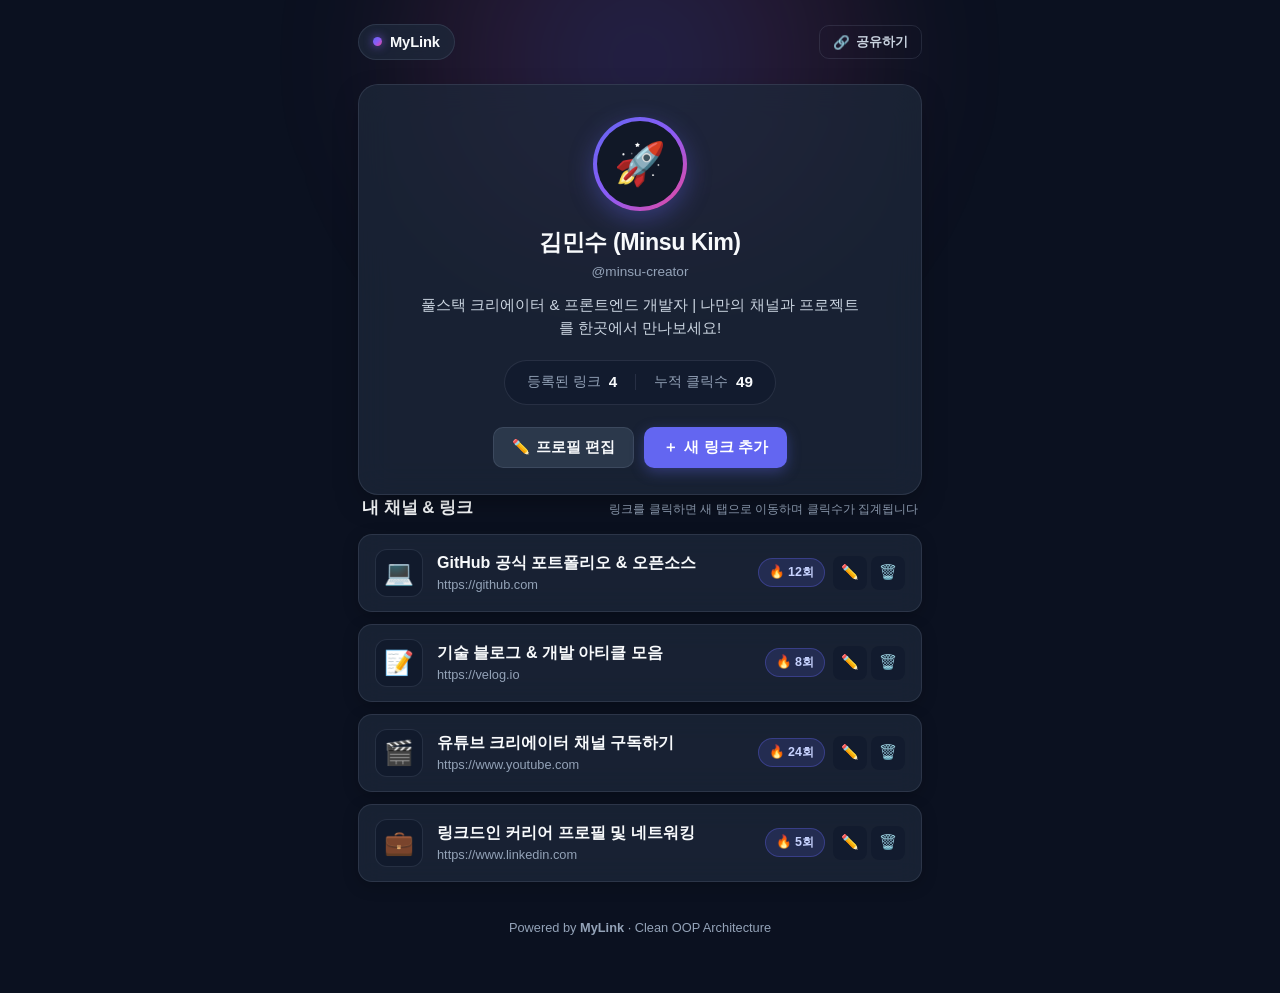
<file: index.html>
<!DOCTYPE html>
<html lang="ko">
<head>
    <meta charset="UTF-8" />
    <meta http-equiv="refresh" content="0; url=./mylink/" />
    <meta name="viewport" content="width=device-width, initial-scale=1.0" />
    <title>마이링크 (MyLink) 이동 중...</title>
    <script>
        window.location.replace('./mylink/');
    </script>
</head>
<body style="background-color: #0b1120; color: #f8fafc; font-family: sans-serif; display: flex; align-items: center; justify-content: center; height: 100vh; margin: 0;">
    <p>마이링크 서비스로 이동 중입니다... <a href="./mylink/" style="color: #818cf8;">여기를 클릭하세요</a></p>
</body>
</html>
</file>
<file: mylink/css/style.css>
:root {
    --bg-primary: #0b1120;
    --bg-secondary: #111827;
    --surface-card: rgba(30, 41, 59, 0.72);
    --surface-card-hover: rgba(39, 53, 75, 0.92);
    --surface-modal: #1e293b;
    --border-subtle: rgba(148, 163, 184, 0.16);
    --border-focus: #6366f1;
    --text-primary: #f8fafc;
    --text-secondary: #cbd5e1;
    --text-muted: #94a3b8;
    --accent-primary: #6366f1;
    --accent-primary-hover: #4f46e5;
    --accent-gradient: linear-gradient(135deg, #6366f1 0%, #8b5cf6 50%, #ec4899 100%);
    --danger-color: #ef4444;
    --danger-bg: rgba(239, 68, 68, 0.12);
    --danger-border: #ef4444;
    --success-color: #10b981;
    --radius-lg: 20px;
    --radius-md: 14px;
    --radius-sm: 10px;
    --shadow-card: 0 10px 30px -10px rgba(0, 0, 0, 0.5);
    --shadow-modal: 0 25px 50px -12px rgba(0, 0, 0, 0.75);
    --transition-fast: 0.18s cubic-bezier(0.4, 0, 0.2, 1);
}

*,
*::before,
*::after {
    box-sizing: border-box;
    margin: 0;
    padding: 0;
}

body {
    min-height: 100vh;
    background-color: var(--bg-primary);
    color: var(--text-primary);
    font-family: 'Pretendard', -apple-system, BlinkMacSystemFont, 'Segoe UI', Roboto, 'Noto Sans KR', sans-serif;
    line-height: 1.5;
    -webkit-font-smoothing: antialiased;
    position: relative;
    overflow-x: hidden;
}

.background-glow {
    position: fixed;
    top: -150px;
    left: 50%;
    transform: translateX(-50%);
    width: 680px;
    height: 420px;
    background: radial-gradient(circle, rgba(99, 102, 241, 0.22) 0%, rgba(236, 72, 153, 0.12) 45%, transparent 70%);
    filter: blur(60px);
    pointer-events: none;
    z-index: 0;
}

.hidden {
    display: none !important;
}

.app-shell {
    position: relative;
    z-index: 1;
    max-width: 600px;
    margin: 0 auto;
    padding: 24px 18px 56px;
    display: flex;
    flex-direction: column;
    gap: 24px;
}

/* =========================================================
   상단 유틸리티 바
   ========================================================= */
.top-bar {
    display: flex;
    align-items: center;
    justify-content: space-between;
}

.brand-badge {
    display: inline-flex;
    align-items: center;
    gap: 8px;
    padding: 6px 14px;
    background: rgba(30, 41, 59, 0.75);
    border: 1px solid var(--border-subtle);
    border-radius: 999px;
    backdrop-filter: blur(12px);
}

.brand-dot {
    width: 9px;
    height: 9px;
    border-radius: 50%;
    background: var(--accent-gradient);
    box-shadow: 0 0 10px rgba(139, 92, 246, 0.8);
}

.brand-name {
    font-weight: 700;
    font-size: 0.92rem;
    letter-spacing: -0.01em;
}

/* =========================================================
   저장소 손상 경고 배너 (StorageCorruptedError)
   ========================================================= */
.storage-error-banner {
    background: rgba(127, 29, 29, 0.35);
    border: 1.5px solid var(--danger-border);
    border-radius: var(--radius-md);
    padding: 18px;
    backdrop-filter: blur(12px);
}

.storage-error-title {
    font-size: 1rem;
    font-weight: 700;
    color: #fca5a5;
    margin-bottom: 6px;
}

.storage-error-desc {
    font-size: 0.88rem;
    color: #fecaca;
    margin-bottom: 14px;
}

/* =========================================================
   F-01. 프로필 영역
   ========================================================= */
.profile-section {
    background: var(--surface-card);
    border: 1px solid var(--border-subtle);
    border-radius: var(--radius-lg);
    padding: 32px 24px 26px;
    text-align: center;
    box-shadow: var(--shadow-card);
    backdrop-filter: blur(16px);
}

.profile-avatar-wrapper {
    display: inline-flex;
    padding: 4px;
    border-radius: 50%;
    background: var(--accent-gradient);
    margin-bottom: 14px;
    box-shadow: 0 8px 24px rgba(99, 102, 241, 0.35);
}

.profile-avatar {
    width: 86px;
    height: 86px;
    border-radius: 50%;
    background: var(--bg-secondary);
    display: flex;
    align-items: center;
    justify-content: center;
    font-size: 2.6rem;
    user-select: none;
}

.profile-name {
    font-size: 1.45rem;
    font-weight: 800;
    color: var(--text-primary);
    letter-spacing: -0.02em;
    margin-bottom: 2px;
    word-break: keep-all;
}

.profile-handle {
    font-size: 0.85rem;
    color: var(--text-muted);
    margin-bottom: 12px;
}

.profile-bio {
    font-size: 0.95rem;
    color: var(--text-secondary);
    max-width: 440px;
    margin: 0 auto 20px;
    word-break: break-word;
    white-space: pre-line;
}

.profile-stats-bar {
    display: inline-flex;
    align-items: center;
    gap: 18px;
    padding: 10px 22px;
    background: rgba(15, 23, 42, 0.55);
    border: 1px solid var(--border-subtle);
    border-radius: 999px;
    margin-bottom: 22px;
}

.stat-pill {
    display: flex;
    align-items: center;
    gap: 8px;
    font-size: 0.85rem;
}

.stat-label {
    color: var(--text-muted);
}

.stat-value {
    color: var(--text-primary);
    font-weight: 700;
    font-size: 0.95rem;
}

.stat-divider {
    width: 1px;
    height: 16px;
    background: var(--border-subtle);
}

.profile-actions {
    display: flex;
    justify-content: center;
    gap: 10px;
    flex-wrap: wrap;
}

/* =========================================================
   F-02 ~ F-06. 링크 목록 영역
   ========================================================= */
.links-section {
    display: flex;
    flex-direction: column;
    gap: 14px;
}

.section-header {
    display: flex;
    align-items: baseline;
    justify-content: space-between;
    flex-wrap: wrap;
    gap: 6px;
    padding: 0 4px;
}

.section-title {
    font-size: 1.05rem;
    font-weight: 700;
    color: var(--text-primary);
}

.section-hint {
    font-size: 0.78rem;
    color: var(--text-muted);
}

.links-list {
    list-style: none;
    display: flex;
    flex-direction: column;
    gap: 12px;
}

.link-card {
    display: flex;
    align-items: center;
    justify-content: space-between;
    gap: 12px;
    background: var(--surface-card);
    border: 1px solid var(--border-subtle);
    border-radius: var(--radius-md);
    padding: 14px 16px;
    transition: transform var(--transition-fast), background-color var(--transition-fast), border-color var(--transition-fast);
    box-shadow: 0 4px 16px rgba(0, 0, 0, 0.22);
    backdrop-filter: blur(12px);
}

.link-card:hover {
    transform: translateY(-2px);
    background: var(--surface-card-hover);
    border-color: rgba(99, 102, 241, 0.45);
}

.link-anchor {
    display: flex;
    align-items: center;
    gap: 14px;
    flex: 1;
    min-width: 0;
    text-decoration: none;
    color: inherit;
    cursor: pointer;
}

.link-anchor:focus-visible {
    outline: 2px solid var(--border-focus);
    outline-offset: 4px;
    border-radius: var(--radius-sm);
}

.link-icon-box {
    width: 48px;
    height: 48px;
    border-radius: 12px;
    background: rgba(15, 23, 42, 0.65);
    border: 1px solid var(--border-subtle);
    display: flex;
    align-items: center;
    justify-content: center;
    font-size: 1.5rem;
    flex-shrink: 0;
}

.link-meta {
    display: flex;
    flex-direction: column;
    min-width: 0;
    flex: 1;
}

.link-title {
    font-size: 1rem;
    font-weight: 700;
    color: var(--text-primary);
    white-space: nowrap;
    overflow: hidden;
    text-overflow: ellipsis;
}

.link-url {
    font-size: 0.8rem;
    color: var(--text-muted);
    white-space: nowrap;
    overflow: hidden;
    text-overflow: ellipsis;
}

.link-right-zone {
    display: flex;
    align-items: center;
    gap: 8px;
    flex-shrink: 0;
}

.click-badge {
    display: inline-flex;
    align-items: center;
    gap: 4px;
    padding: 4px 10px;
    border-radius: 999px;
    background: rgba(99, 102, 241, 0.16);
    border: 1px solid rgba(99, 102, 241, 0.35);
    color: #c7d2fe;
    font-size: 0.78rem;
    font-weight: 600;
    white-space: nowrap;
}

.link-card-actions {
    display: flex;
    align-items: center;
    gap: 4px;
}

.btn-card-action {
    width: 34px;
    height: 34px;
    border-radius: 8px;
    border: 1px solid transparent;
    background: rgba(15, 23, 42, 0.5);
    color: var(--text-secondary);
    cursor: pointer;
    display: inline-flex;
    align-items: center;
    justify-content: center;
    font-size: 0.9rem;
    transition: all var(--transition-fast);
}

.btn-card-action:hover {
    background: rgba(99, 102, 241, 0.2);
    border-color: rgba(99, 102, 241, 0.4);
    color: var(--text-primary);
}

.btn-card-action.btn-delete-action:hover {
    background: rgba(239, 68, 68, 0.2);
    border-color: rgba(239, 68, 68, 0.45);
    color: #fca5a5;
}

.links-empty-state {
    background: var(--surface-card);
    border: 1px dashed var(--border-subtle);
    border-radius: var(--radius-lg);
    padding: 44px 20px;
    text-align: center;
}

.empty-icon {
    font-size: 2.4rem;
    margin-bottom: 10px;
}

.empty-title {
    font-size: 1.05rem;
    font-weight: 700;
    margin-bottom: 4px;
}

.empty-desc {
    font-size: 0.88rem;
    color: var(--text-muted);
}

/* =========================================================
   공통 버튼 스타일
   ========================================================= */
.btn {
    display: inline-flex;
    align-items: center;
    justify-content: center;
    gap: 6px;
    padding: 10px 18px;
    border-radius: var(--radius-sm);
    font-size: 0.92rem;
    font-weight: 600;
    border: 1px solid transparent;
    cursor: pointer;
    transition: all var(--transition-fast);
    font-family: inherit;
}

.btn-sm {
    padding: 7px 13px;
    font-size: 0.84rem;
}

.btn-primary {
    background: var(--accent-primary);
    color: #ffffff;
    box-shadow: 0 4px 14px rgba(99, 102, 241, 0.35);
}

.btn-primary:hover {
    background: var(--accent-primary-hover);
    transform: translateY(-1px);
}

.btn-secondary {
    background: rgba(51, 65, 85, 0.75);
    border-color: var(--border-subtle);
    color: var(--text-primary);
}

.btn-secondary:hover {
    background: rgba(71, 85, 105, 0.9);
}

.btn-ghost {
    background: transparent;
    border-color: var(--border-subtle);
    color: var(--text-secondary);
}

.btn-ghost:hover {
    background: rgba(148, 163, 184, 0.12);
    color: var(--text-primary);
}

.btn-danger {
    background: var(--danger-color);
    color: #ffffff;
}

.btn-danger:hover {
    background: #dc2626;
}

/* =========================================================
   모달 및 폼 입력 / 경고 상태 (.error-state) 스타일
   ========================================================= */
.modal-backdrop {
    position: fixed;
    inset: 0;
    background: rgba(2, 6, 23, 0.78);
    backdrop-filter: blur(6px);
    display: flex;
    align-items: center;
    justify-content: center;
    padding: 18px;
    z-index: 100;
}

.modal-card {
    width: 100%;
    max-width: 480px;
    background: var(--surface-modal);
    border: 1px solid rgba(148, 163, 184, 0.25);
    border-radius: var(--radius-lg);
    box-shadow: var(--shadow-modal);
    overflow: hidden;
    animation: modalSlideUp 0.2s ease-out;
}

.modal-card-sm {
    max-width: 400px;
}

@keyframes modalSlideUp {
    from {
        opacity: 0;
        transform: translateY(12px) scale(0.98);
    }
    to {
        opacity: 1;
        transform: translateY(0) scale(1);
    }
}

.modal-header {
    display: flex;
    align-items: center;
    justify-content: space-between;
    padding: 18px 22px;
    border-bottom: 1px solid var(--border-subtle);
}

.modal-title {
    font-size: 1.12rem;
    font-weight: 700;
}

.btn-icon-close {
    width: 32px;
    height: 32px;
    border-radius: 8px;
    border: none;
    background: transparent;
    color: var(--text-muted);
    cursor: pointer;
    font-size: 1rem;
    display: inline-flex;
    align-items: center;
    justify-content: center;
}

.btn-icon-close:hover {
    background: rgba(148, 163, 184, 0.14);
    color: var(--text-primary);
}

.modal-form,
.modal-body {
    padding: 20px 22px;
    display: flex;
    flex-direction: column;
    gap: 16px;
}

.form-group {
    display: flex;
    flex-direction: column;
    gap: 6px;
}

.label-row {
    display: flex;
    align-items: center;
    justify-content: space-between;
}

.form-label {
    font-size: 0.88rem;
    font-weight: 600;
    color: var(--text-secondary);
}

.required-mark {
    color: #f87171;
}

.char-counter {
    font-size: 0.76rem;
    color: var(--text-muted);
}

.form-input,
.form-textarea {
    width: 100%;
    padding: 11px 14px;
    border-radius: var(--radius-sm);
    border: 1.5px solid rgba(148, 163, 184, 0.25);
    background: rgba(15, 23, 42, 0.75);
    color: var(--text-primary);
    font-size: 0.94rem;
    font-family: inherit;
    transition: border-color var(--transition-fast), box-shadow var(--transition-fast);
}

.form-textarea {
    resize: vertical;
    min-height: 76px;
}

.form-input:focus,
.form-textarea:focus {
    outline: none;
    border-color: var(--border-focus);
    box-shadow: 0 0 0 3px rgba(99, 102, 241, 0.22);
}

/* 입력 검증 실패 시 빨간색 테두리 강조 (.error-state) */
.form-input.error-state,
.form-textarea.error-state {
    border-color: var(--danger-border) !important;
    background: var(--danger-bg);
    box-shadow: 0 0 0 3px rgba(239, 68, 68, 0.2);
}

/* 입력창 하단 빨간색 경고 메시지 */
.field-error-message {
    font-size: 0.82rem;
    font-weight: 600;
    color: #f87171;
    display: flex;
    align-items: center;
    gap: 4px;
    margin-top: 2px;
}

.field-error-message::before {
    content: '⚠️';
    font-size: 0.8rem;
}

.field-helper-text {
    font-size: 0.78rem;
    color: var(--text-muted);
}

.field-helper-text code {
    color: #a5b4fc;
    background: rgba(99, 102, 241, 0.14);
    padding: 1px 5px;
    border-radius: 4px;
}

.icon-input-row {
    display: flex;
    align-items: center;
    gap: 10px;
    flex-wrap: wrap;
}

.form-input-icon {
    width: 68px;
    text-align: center;
    font-size: 1.35rem;
    padding: 8px;
    flex-shrink: 0;
}

.preset-icons {
    display: flex;
    align-items: center;
    gap: 6px;
    flex-wrap: wrap;
    flex: 1;
}

.btn-preset-icon {
    width: 34px;
    height: 34px;
    border-radius: 8px;
    border: 1px solid var(--border-subtle);
    background: rgba(15, 23, 42, 0.6);
    cursor: pointer;
    font-size: 1.1rem;
    display: inline-flex;
    align-items: center;
    justify-content: center;
    transition: all var(--transition-fast);
}

.btn-preset-icon:hover,
.btn-preset-icon.active {
    border-color: var(--accent-primary);
    background: rgba(99, 102, 241, 0.25);
    transform: scale(1.06);
}

.modal-footer {
    display: flex;
    align-items: center;
    justify-content: flex-end;
    gap: 10px;
    padding-top: 8px;
}

.modal-card-sm .modal-footer {
    padding: 0 22px 20px;
}

.delete-confirm-text {
    font-size: 0.96rem;
    color: var(--text-primary);
}

.delete-highlight {
    color: #fca5a5;
}

.delete-confirm-subtext {
    font-size: 0.84rem;
    color: var(--text-muted);
}

/* =========================================================
   토스트 피드백 및 푸터
   ========================================================= */
.toast-container {
    position: fixed;
    bottom: 24px;
    left: 50%;
    transform: translateX(-50%);
    display: flex;
    flex-direction: column;
    gap: 8px;
    z-index: 200;
    pointer-events: none;
}

.toast-item {
    background: rgba(15, 23, 42, 0.95);
    border: 1px solid rgba(99, 102, 241, 0.45);
    color: var(--text-primary);
    padding: 10px 18px;
    border-radius: 999px;
    font-size: 0.86rem;
    font-weight: 600;
    box-shadow: 0 10px 25px rgba(0, 0, 0, 0.5);
    animation: toastFadeIn 0.2s ease-out;
}

@keyframes toastFadeIn {
    from {
        opacity: 0;
        transform: translateY(8px);
    }
    to {
        opacity: 1;
        transform: translateY(0);
    }
}

.app-footer {
    text-align: center;
    font-size: 0.8rem;
    color: var(--text-muted);
    padding-top: 12px;
}

/* 모바일 반응형 최적화 */
@media (max-width: 480px) {
    .app-shell {
        padding: 16px 14px 44px;
    }

    .profile-section {
        padding: 24px 16px 22px;
    }

    .link-card {
        flex-direction: column;
        align-items: stretch;
        gap: 10px;
    }

    .link-right-zone {
        justify-content: space-between;
        padding-top: 8px;
        border-top: 1px solid rgba(148, 163, 184, 0.12);
    }
}
</file>
